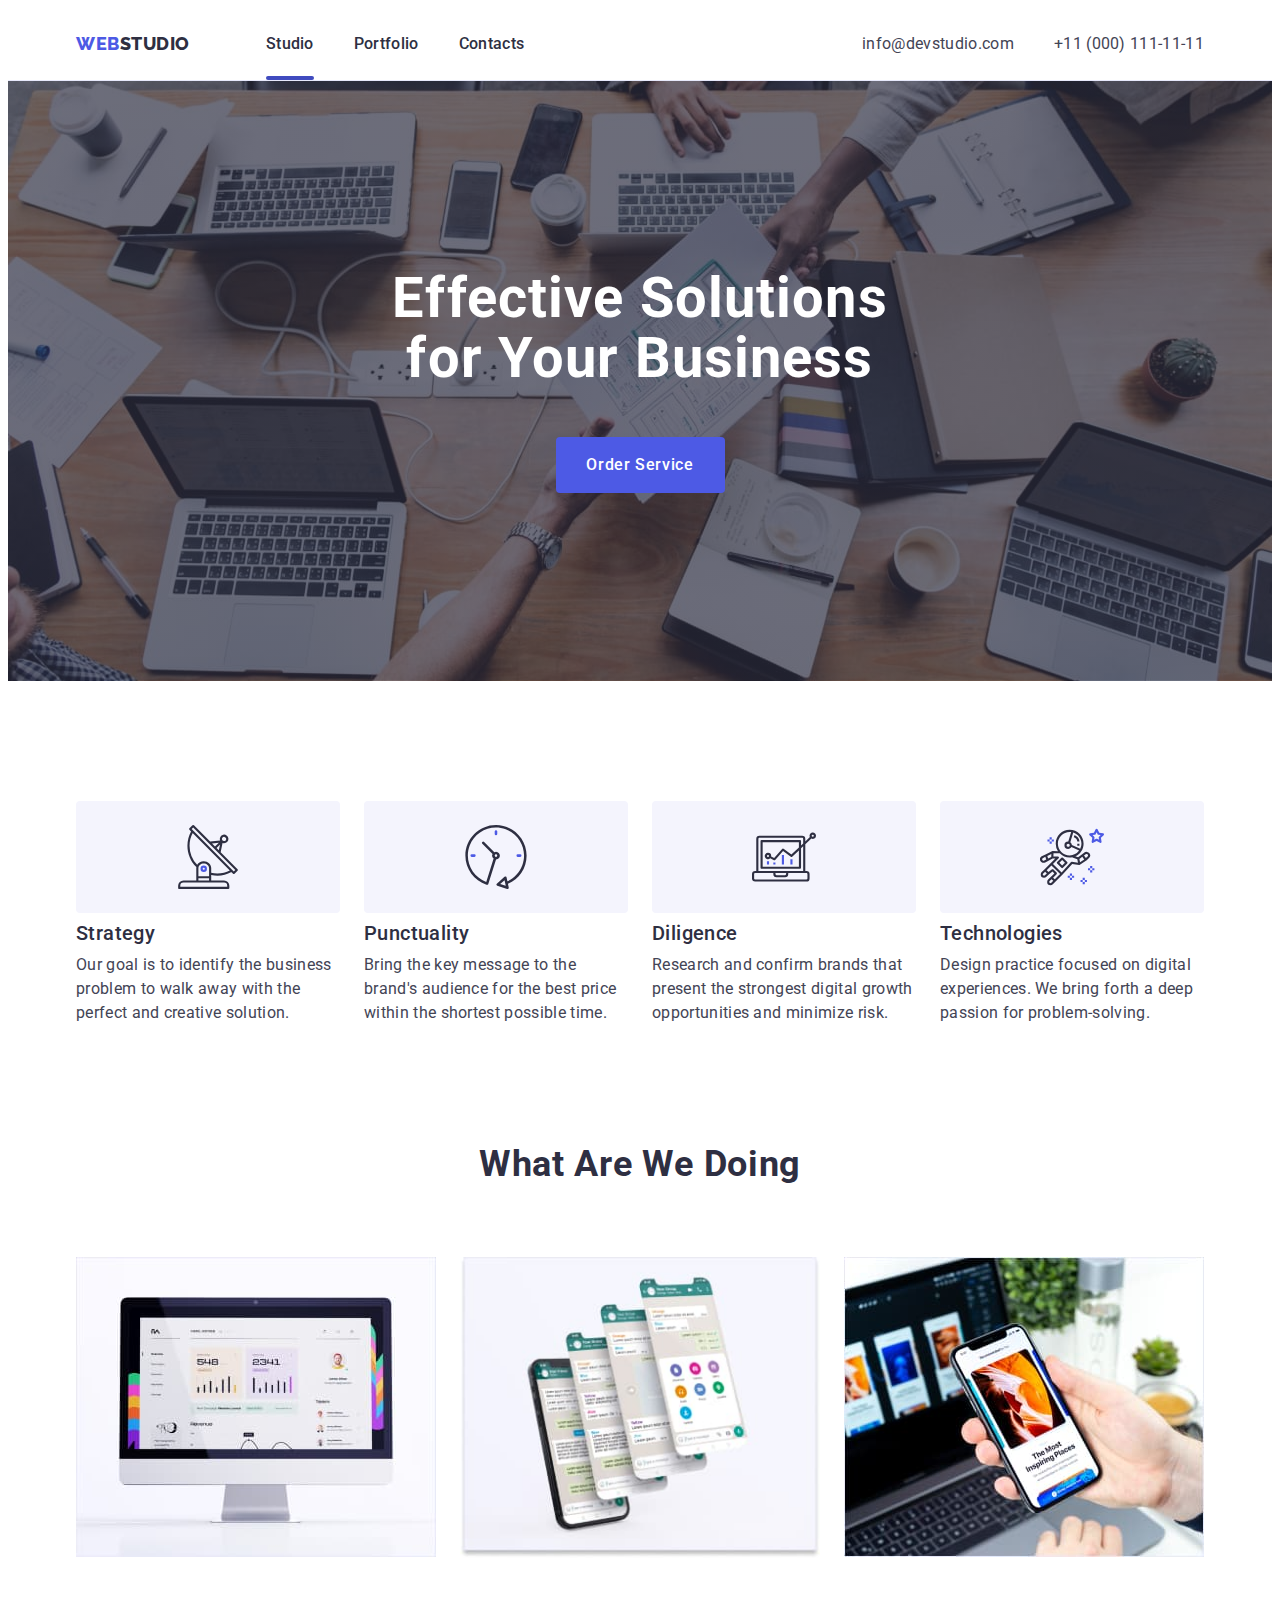
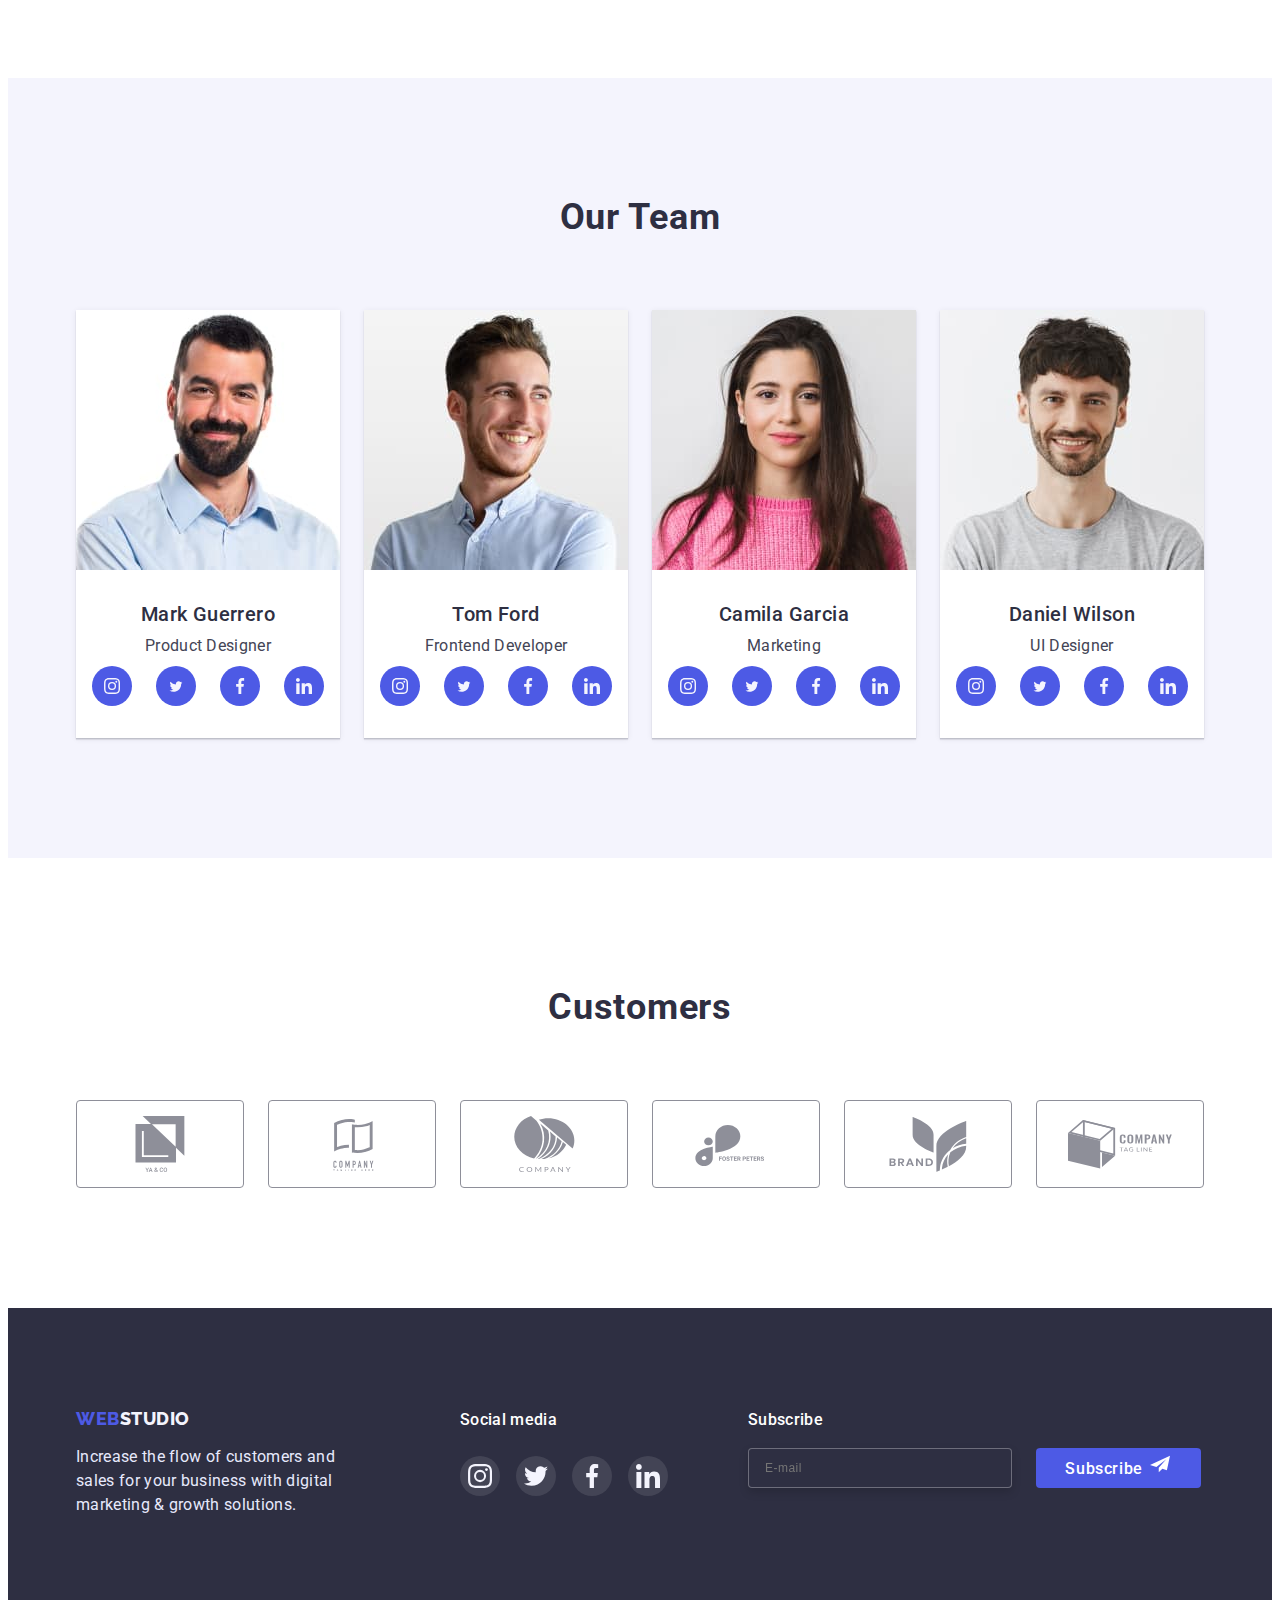
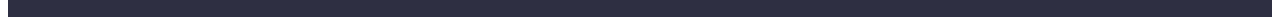
<file: index.html>
<!DOCTYPE html>
<html lang="en">
  <head>
    <meta charset="UTF-8" />
    <meta http-equiv="X-UA-Compatible" content="IE=edge" />
    <meta name="viewport" content="width=device-width, initial-scale=1.0" />
    <title>Studio</title>
    <link rel="preconnect" href="https://fonts.googleapis.com" />
    <link rel="preconnect" href="https://fonts.gstatic.com" crossorigin />
    <link
      href="https://fonts.googleapis.com/css2?family=Raleway:wght@800&family=Roboto:wght@400;500;700;900&display=swap"
      rel="stylesheet"
    />
    <link
      rel="stylesheet"
      href="https://cdnjs.cloudflare.com/ajax/libs/modern-normalize/1.1.0/modern-normalize.min.css"
      integrity="sha512-wpPYUAdjBVSE4KJnH1VR1HeZfpl1ub8YT/NKx4PuQ5NmX2tKuGu6U/JRp5y+Y8XG2tV+wKQpNHVUX03MfMFn9Q=="
      crossorigin="anonymous"
      referrerpolicy="no-referrer"
    />
    <link rel="stylesheet" href="./css/styles.css" />
  </head>
  <body>
    <header class="header">
      <div class="container main-nav">
        <!--Nav-->
        <nav class="header-nav">
          <a class="header-nav-logo link" href="./index.html">
            <span class="accent-web">Web</span
            ><span class="accent-studio">Studio</span>
          </a>
          <ul class="header-nav-list list">
            <li class="header-nav-item">
              <a class="current header-nav-link link" href="./index.html">
                Studio
              </a>
            </li>
            <li class="header-nav-item">
              <a class="header-nav-link link" href="./portfolio.html">
                Portfolio
              </a>
            </li>
            <li class="header-nav-item">
              <a class="header-nav-link link" href=""> Contacts </a>
            </li>
          </ul>
        </nav>
        <address class="header-address">
          <ul class="header-address-list list">
            <li class="header-address-item">
              <a
                class="header-address-mailto link"
                href="mailto:info@devstudio.com"
                >info@devstudio.com</a
              >
            </li>
            <li class="header-address-item">
              <a class="header-address-tel link" href="tel:+110001111111"
                >+11 (000) 111-11-11</a
              >
            </li>
          </ul>
        </address>
      </div>
    </header>

    <!--Main-->
    <main>
      <!--Section 1-->
      <section class="hero">
        <div class="container">
          <h1 class="hero-title">Effective Solutions for Your Business</h1>
          <button type="button" class="hero-button" data-modal-open>
            Order Service
          </button>
        </div>
      </section>
      <!--Section 2-->
      <section class="feature">
        <div class="container">
          <h2 class="visually-hidden">Data</h2>
          <ul class="feature-list list">
            <li class="feature-item">
              <div class="future-ctr">
                <svg class="future-icon" width="64" height="64">
                  <use href="./images/icons.svg#icon-icon11"></use>
                </svg>
              </div>
              <h3 class="feature-title">Strategy</h3>
              <p class="feature-text">
                Our goal is to identify the business problem to walk away with
                the perfect and creative solution.
              </p>
            </li>
            <li class="feature-item">
              <div class="future-ctr">
                <svg class="future-icon" width="64" height="64">
                  <use href="./images/icons.svg#icon-icon12"></use>
                </svg>
              </div>
              <h3 class="feature-title">Punctuality</h3>
              <p class="feature-text">
                Bring the key message to the brand's audience for the best price
                within the shortest possible time.
              </p>
            </li>
            <li class="feature-item">
              <div class="future-ctr">
                <svg class="future-icon" width="64" height="64">
                  <use href="./images/icons.svg#icon-icon13"></use>
                </svg>
              </div>
              <h3 class="feature-title">Diligence</h3>
              <p class="feature-text">
                Research and confirm brands that present the strongest digital
                growth opportunities and minimize risk.
              </p>
            </li>
            <li class="feature-item">
              <div class="future-ctr">
                <svg class="future-icon" width="64" height="64">
                  <use href="./images/icons.svg#icon-icon14"></use>
                </svg>
              </div>
              <h3 class="feature-title">Technologies</h3>
              <p class="feature-text">
                Design practice focused on digital experiences. We bring forth a
                deep passion for problem-solving.
              </p>
            </li>
          </ul>
        </div>
      </section>
      <!--Section 3-->
      <section class="doing">
        <div class="container">
          <h2 class="doing-title">What are we doing</h2>
          <ul class="doing-list list">
            <li class="doing-item">
              <img src="./images/img11.jpg" width="360" alt="monitor" />
            </li>
            <li class="doing-item">
              <img src="./images/img12.jpg" width="360" alt="phone" />
            </li>
            <li class="doing-item">
              <img src="./images/img13.jpg" width="360" alt="laptop" />
            </li>
          </ul>
        </div>
      </section>
      <!--Section 4-->
      <section class="team">
        <div class="container">
          <h2 class="team-title">Our Team</h2>
          <ul class="team-list list">
            <li class="team-item">
              <img src="./images/img21.jpg" width="264" alt="Guerrero" />
              <div class="team-ctr">
                <h3 class="team-subtitle">Mark Guerrero</h3>
                <p class="team-text">Product Designer</p>
                <ul class="team-soc-list list">
                  <li class="team-soc-item">
                    <a class="team-soc-link link" href="">
                      <svg class="team-soc-icon" width="16" height="16">
                        <use href="./images/icons.svg#icon-icon21"></use>
                      </svg>
                    </a>
                  </li>
                  <li class="team-soc-item">
                    <a class="team-soc-link link" href="">
                      <svg class="team-soc-icon" width="16" height="13">
                        <use href="./images/icons.svg#icon-icon22"></use>
                      </svg>
                    </a>
                  </li>
                  <li class="team-soc-item">
                    <a class="team-soc-link link" href="">
                      <svg class="team-soc-icon" width="16" height="16">
                        <use href="./images/icons.svg#icon-icon23"></use>
                      </svg>
                    </a>
                  </li>
                  <li class="team-soc-item">
                    <a class="team-soc-link link" href="">
                      <svg class="team-soc-icon" width="16" height="16">
                        <use href="./images/icons.svg#icon-icon24"></use>
                      </svg>
                    </a>
                  </li>
                </ul>
              </div>
            </li>
            <li class="team-item">
              <img src="./images/img22.jpg" width="264" alt="Ford" />
              <div class="team-ctr">
                <h3 class="team-subtitle">Tom Ford</h3>
                <p class="team-text">Frontend Developer</p>
                <ul class="team-soc-list list">
                  <li class="team-soc-item">
                    <a class="team-soc-link link" href="">
                      <svg class="team-soc-icon" width="16" height="16">
                        <use href="./images/icons.svg#icon-icon21"></use>
                      </svg>
                    </a>
                  </li>
                  <li class="team-soc-item">
                    <a class="team-soc-link link" href="">
                      <svg class="team-soc-icon" width="16" height="13">
                        <use href="./images/icons.svg#icon-icon22"></use>
                      </svg>
                    </a>
                  </li>
                  <li class="team-soc-item">
                    <a class="team-soc-link link" href="">
                      <svg class="team-soc-icon" width="16" height="16">
                        <use href="./images/icons.svg#icon-icon23"></use>
                      </svg>
                    </a>
                  </li>
                  <li class="team-soc-item">
                    <a class="team-soc-link link" href="">
                      <svg class="team-soc-icon" width="16" height="16">
                        <use href="./images/icons.svg#icon-icon24"></use>
                      </svg>
                    </a>
                  </li>
                </ul>
              </div>
            </li>
            <li class="team-item">
              <img src="./images/img23.jpg" width="264" alt="Garcia" />
              <div class="team-ctr">
                <h3 class="team-subtitle">Camila Garcia</h3>
                <p class="team-text">Marketing</p>
                <ul class="team-soc-list list">
                  <li class="team-soc-item">
                    <a class="team-soc-link link" href="">
                      <svg class="team-soc-icon" width="16" height="16">
                        <use href="./images/icons.svg#icon-icon21"></use>
                      </svg>
                    </a>
                  </li>
                  <li class="team-soc-item">
                    <a class="team-soc-link link" href="">
                      <svg class="team-soc-icon" width="16" height="13">
                        <use href="./images/icons.svg#icon-icon22"></use>
                      </svg>
                    </a>
                  </li>
                  <li class="team-soc-item">
                    <a class="team-soc-link link" href="">
                      <svg class="team-soc-icon" width="16" height="16">
                        <use href="./images/icons.svg#icon-icon23"></use>
                      </svg>
                    </a>
                  </li>
                  <li class="team-soc-item">
                    <a class="team-soc-link link" href="">
                      <svg class="team-soc-icon" width="16" height="16">
                        <use href="./images/icons.svg#icon-icon24"></use>
                      </svg>
                    </a>
                  </li>
                </ul>
              </div>
            </li>
            <li class="team-item">
              <img src="./images/img24.jpg" width="264" alt="Wilson" />
              <div class="team-ctr">
                <h3 class="team-subtitle">Daniel Wilson</h3>
                <p class="team-text">UI Designer</p>
                <ul class="team-soc-list list">
                  <li class="team-soc-item">
                    <a class="team-soc-link link" href="">
                      <svg class="team-soc-icon" width="16" height="16">
                        <use href="./images/icons.svg#icon-icon21"></use>
                      </svg>
                    </a>
                  </li>
                  <li class="team-soc-item">
                    <a class="team-soc-link link" href="">
                      <svg class="team-soc-icon" width="16" height="13">
                        <use href="./images/icons.svg#icon-icon22"></use>
                      </svg>
                    </a>
                  </li>
                  <li class="team-soc-item">
                    <a class="team-soc-link link" href="">
                      <svg class="team-soc-icon" width="16" height="16">
                        <use href="./images/icons.svg#icon-icon23"></use>
                      </svg>
                    </a>
                  </li>
                  <li class="team-soc-item">
                    <a class="team-soc-link link" href="">
                      <svg class="team-soc-icon" width="16" height="16">
                        <use href="./images/icons.svg#icon-icon24"></use>
                      </svg>
                    </a>
                  </li>
                </ul>
              </div>
            </li>
          </ul>
        </div>
      </section>
      <!--Section 6-->
      <section class="customers">
        <div class="container">
          <h2 class="customers-title">Customers</h2>
          <ul class="customers-list list">
            <li class="customers-item">
              <a class="customers-link link" href="">
                <svg class="customers-icon" width="104" height="56">
                  <use href="./images/icons.svg#icon-icon31"></use>
                </svg>
              </a>
            </li>
            <li class="customers-item">
              <a class="customers-link link" href="">
                <svg class="customers-icon" width="104" height="56">
                  <use href="./images/icons.svg#icon-icon32"></use>
                </svg>
              </a>
            </li>
            <li class="customers-item">
              <a class="customers-link link" href="">
                <svg class="customers-icon" width="104" height="56">
                  <use href="./images/icons.svg#icon-icon33"></use>
                </svg>
              </a>
            </li>
            <li class="customers-item">
              <a class="customers-link link" href="">
                <svg class="customers-icon" width="104" height="56">
                  <use href="./images/icons.svg#icon-icon34"></use>
                </svg>
              </a>
            </li>
            <li class="customers-item">
              <a class="customers-link link" href="">
                <svg class="customers-icon" width="104" height="56">
                  <use href="./images/icons.svg#icon-icon35"></use>
                </svg>
              </a>
            </li>
            <li class="customers-item">
              <a class="customers-link link" href="">
                <svg class="customers-icon" width="104" height="56">
                  <use href="./images/icons.svg#icon-icon36"></use>
                </svg>
              </a>
            </li>
          </ul>
        </div>
      </section>
    </main>

    <!--Footer-->
    <footer class="ftr">
      <div class="container ftr-content">
        <div class="ftr-ctr">
          <a class="ftr-logo link" href="./index.html">
            <span class="ftr-accent-web">Web</span
            ><span class="ftr-accent-studio">Studio</span>
          </a>
          <p class="ftr-text">
            Increase the flow of customers and sales for your business with
            digital marketing & growth solutions.
          </p>
        </div>
        <div class="ftr-soc">
          <h3 class="ftr-soc-title">Social media</h3>
          <ul class="ftr-soc-list list">
            <li class="ftr-soc-item">
              <a class="ftr-soc-link link" href="">
                <svg class="ftr-soc-icon" width="24" height="24">
                  <use href="./images/icons.svg#icon-icon21"></use>
                </svg>
              </a>
            </li>
            <li class="ftr-soc-item">
              <a class="ftr-soc-link link" href="">
                <svg class="ftr-soc-icon" width="24" height="24">
                  <use href="./images/icons.svg#icon-icon22"></use>
                </svg>
              </a>
            </li>
            <li class="ftr-soc-item">
              <a class="ftr-soc-link link" href="">
                <svg class="ftr-soc-icon" width="24" height="24">
                  <use href="./images/icons.svg#icon-icon23"></use>
                </svg>
              </a>
            </li>
            <li class="ftr-soc-item">
              <a class="ftr-soc-link link" href="">
                <svg class="ftr-soc-icon" width="24" height="24">
                  <use href="./images/icons.svg#icon-icon24"></use>
                </svg>
              </a>
            </li>
          </ul>
        </div>
        <div class="ftr-subscribe">
          <p class="ftr-subscribe-text">Subscribe</p>
          <form>
            <label for="">
              <div class="ftr-subscribe-email">
                <input
                  type="email"
                  class="subscribe-input"
                  name="user-emeil"
                  placeholder="E-mail"
                  required
                />
                <div class="ftr-subscribe-button">
                  <button class="ftr-button" type="submit">
                    Subscribe
                    <svg class="ftr-subscribe-button" width="24" height="20">
                      <use href="./images/icons.svg#icon-icon51"></use>
                    </svg>
                  </button>
                </div>
              </div>
            </label>
          </form>
        </div>
      </div>
    </footer>

    <!--Backdrop-->
    <div class="backdrop is-hidden" data-modal>
      <div class="modal">
        <button class="modal-close" data-modal-close type="button">
          <svg class="modal-close-icon" width="8" height="8">
            <use href="./images/icons.svg#icon-icon41"></use>
          </svg>
        </button>
        <p class="modal-title">Leave your contacts and we will call you back</p>
        <form class="modal-form">
          <label for="">
            <span class="input-text"> Name </span>
            <span class="input-wrap">
              <input
                type="text"
                class="modal-input"
                name="user-name"
                placeholder=" "
                required
              />
              <svg class="modal-icon" width="18" height="18">
                <use href="./images/icons.svg#icon-icon42"></use>
              </svg>
            </span>
          </label>
          <label for="">
            <span class="input-text"> Phone </span>
            <span class="input-wrap">
              <input
                type="tel"
                class="modal-input"
                name="user-tel"
                placeholder=" "
                required
              />
              <svg class="modal-icon" width="18" height="24">
                <use href="./images/icons.svg#icon-icon43"></use>
              </svg>
            </span>
          </label>
          <label for="">
            <span class="input-text"> Email </span>
            <span class="input-wrap">
              <input
                type="email"
                class="modal-input"
                name="user-emeil"
                placeholder=" "
                required
              />
              <svg class="modal-icon" width="18" height="24">
                <use href="./images/icons.svg#icon-icon44"></use>
              </svg>
            </span>
          </label>
          <div class="modal-field">
            <label for="user-text"></label>
            <span class="input-text">Comment</span>
            <textarea
              class="modal-message"
              name="user-text"
              id="user-text"
              placeholder="Text input"
              required
            ></textarea>
          </div>
          <div class="modal-field">
            <input
              class="input-chek visually-hidden"
              id="policy"
              type="checkbox"
              value="true"
              required
            />
            <label for="policy" class="check-text">
              <span>
                <svg class="check-icon" width="10" height="8">
                  <use href="./images/icons.svg#icon-icon45"></use>
                </svg>
              </span>
              I accept the terms and conditions of the
              <a class="check-link" href="#">Privacy Policy</a>
            </label>
          </div>
          <button class="modal-button" type="submit">Send</button>
        </form>
      </div>
    </div>
    <script src="./js/modal.js"></script>
  </body>
</html>
</file>
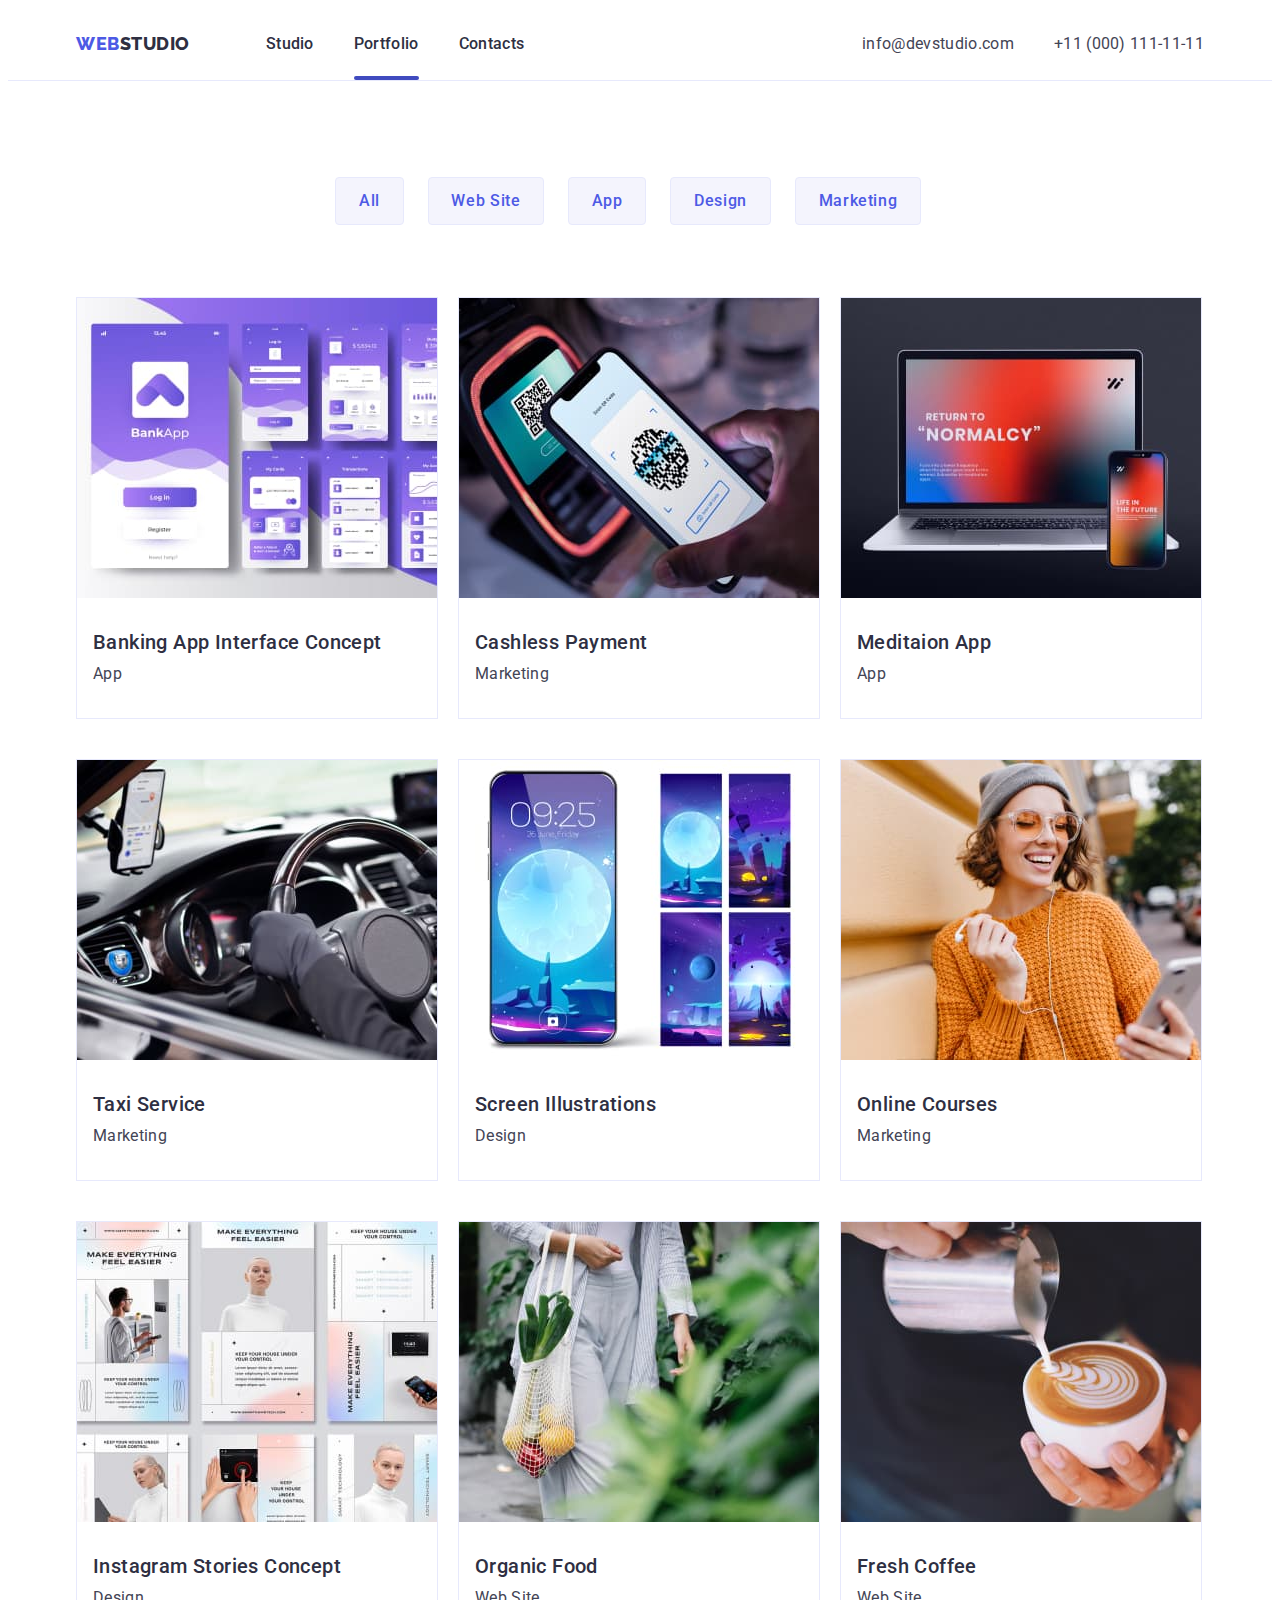
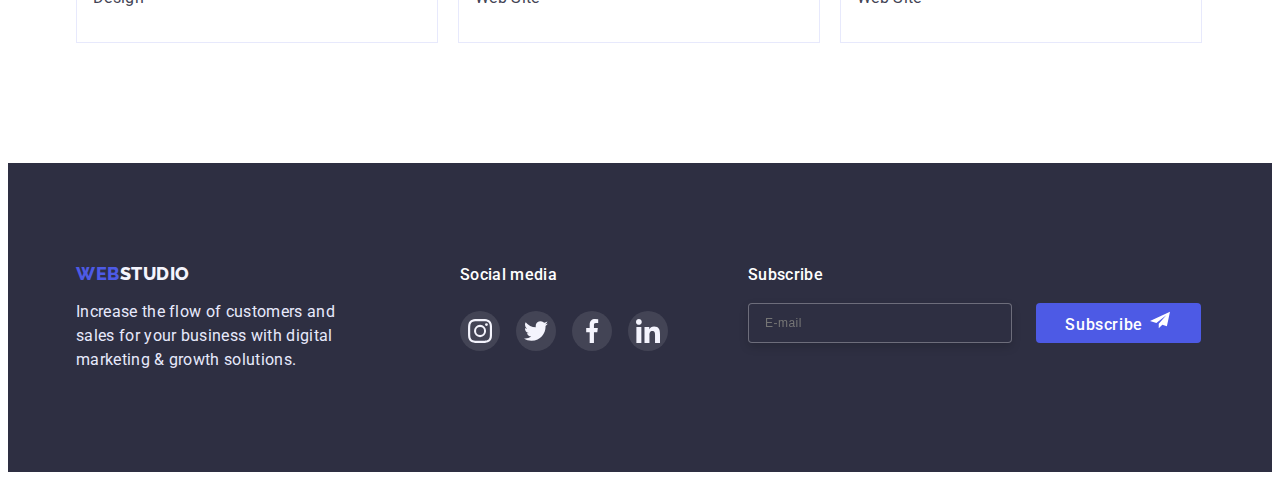
<file: portfolio.html>
<!DOCTYPE html>
<html lang="en">
  <head>
    <meta charset="UTF-8" />
    <meta http-equiv="X-UA-Compatible" content="IE=edge" />
    <meta name="viewport" content="width=device-width, initial-scale=1.0" />
    <title>Portfolio</title>
    <link rel="preconnect" href="https://fonts.googleapis.com" />
    <link rel="preconnect" href="https://fonts.gstatic.com" crossorigin />
    <link
      href="https://fonts.googleapis.com/css2?family=Raleway:wght@800&family=Roboto:wght@400;500;700;900&display=swap"
      rel="stylesheet"
    />
    <link
      rel="stylesheet"
      href="https://cdnjs.cloudflare.com/ajax/libs/modern-normalize/1.1.0/modern-normalize.min.css"
      integrity="sha512-wpPYUAdjBVSE4KJnH1VR1HeZfpl1ub8YT/NKx4PuQ5NmX2tKuGu6U/JRp5y+Y8XG2tV+wKQpNHVUX03MfMFn9Q=="
      crossorigin="anonymous"
      referrerpolicy="no-referrer"
    />
    <link rel="stylesheet" href="./css/styles.css" />
  </head>
  <body>
    <header class="header">
      <div class="container main-nav">
        <!--Nav-->
        <nav class="header-nav">
          <a class="header-nav-logo link" href="./index.html">
            <span class="accent-web">Web</span
            ><span class="accent-studio">Studio</span>
          </a>
          <ul class="header-nav-list list">
            <li class="header-nav-item">
              <a class="header-nav-link link" href="./index.html"> Studio </a>
            </li>
            <li class="header-nav-item">
              <a class="current header-nav-link link" href="./portfolio.html">
                Portfolio
              </a>
            </li>
            <li class="header-nav-item">
              <a class="header-nav-link link" href=""> Contacts </a>
            </li>
          </ul>
        </nav>
        <address class="header-address">
          <ul class="header-address-list list">
            <li class="header-address-item">
              <a
                class="header-address-mailto link"
                href="mailto:info@devstudio.com"
                >info@devstudio.com</a
              >
            </li>
            <li class="header-address-item">
              <a class="header-address-tel link" href="tel:+110001111111"
                >+11 (000) 111-11-11</a
              >
            </li>
          </ul>
        </address>
      </div>
    </header>
    <!--Main-->
    <main>
      <!--Section 5-->
      <section class="components">
        <div class="container">
          <h1 class="visually-hidden">cards</h1>
          <ul class="components-btn-list list">
            <li class="components-btn-item">
              <button type="button" class="components-btn-button all-btn">
                All
              </button>
            </li>
            <li class="components-btn-item">
              <button type="button" class="components-btn-button website-btn">
                Web Site
              </button>
            </li>
            <li class="components-btn-item">
              <button type="button" class="components-btn-button app-btn">
                App
              </button>
            </li>
            <li class="components-btn-item">
              <button type="button" class="components-btn-button design-btn">
                Design
              </button>
            </li>
            <li class="components-btn-item">
              <button type="button" class="components-btn-button marketing-btn">
                Marketing
              </button>
            </li>
          </ul>
          <ul class="components-cards-list list">
            <li class="components-cards-item">
              <div class="components-cover-wrap">
                <img
                  src="./images/img31.jpg"
                  width="360"
                  alt="gallery picture"
                />
                <p class="components-cover-text">
                  14 Stylish and User-Friendly App Design Concepts · Task
                  Manager App · Calorie Tracker App · Exotic Fruit Ecommerce App
                  · Cloud Storage App
                </p>
              </div>
              <div class="components-cards-ctr">
                <h2 class="components-cards-title">
                  Banking App Interface Concept
                </h2>
                <p class="components-cards-text">App</p>
              </div>
            </li>
            <li class="components-cards-item">
              <div class="components-cover-wrap">
                <img
                  src="./images/img32.jpg"
                  width="360"
                  alt="gallery picture"
                />
                <p class="components-cover-text">
                  14 Stylish and User-Friendly App Design Concepts · Task
                  Manager App · Calorie Tracker App · Exotic Fruit Ecommerce App
                  · Cloud Storage App
                </p>
              </div>
              <div class="components-cards-ctr">
                <h2 class="components-cards-title">Cashless Payment</h2>
                <p class="components-cards-text">Marketing</p>
              </div>
            </li>
            <li class="components-cards-item">
              <div class="components-cover-wrap">
                <img
                  src="./images/img33.jpg"
                  width="360"
                  alt="gallery picture"
                />
                <p class="components-cover-text">
                  14 Stylish and User-Friendly App Design Concepts · Task
                  Manager App · Calorie Tracker App · Exotic Fruit Ecommerce App
                  · Cloud Storage App
                </p>
              </div>
              <div class="components-cards-ctr">
                <h2 class="components-cards-title">Meditaion App</h2>
                <p class="components-cards-text">App</p>
              </div>
            </li>
            <li class="components-cards-item">
              <div class="components-cover-wrap">
                <img
                  src="./images/img34.jpg"
                  width="360"
                  alt="gallery picture"
                />
                <p class="components-cover-text">
                  14 Stylish and User-Friendly App Design Concepts · Task
                  Manager App · Calorie Tracker App · Exotic Fruit Ecommerce App
                  · Cloud Storage App
                </p>
              </div>
              <div class="components-cards-ctr">
                <h2 class="components-cards-title">Taxi Service</h2>
                <p class="components-cards-text">Marketing</p>
              </div>
            </li>
            <li class="components-cards-item">
              <div class="components-cover-wrap">
                <img
                  src="./images/img35.jpg"
                  width="360"
                  alt="gallery picture"
                />
                <p class="components-cover-text">
                  14 Stylish and User-Friendly App Design Concepts · Task
                  Manager App · Calorie Tracker App · Exotic Fruit Ecommerce App
                  · Cloud Storage App
                </p>
              </div>
              <div class="components-cards-ctr">
                <h2 class="components-cards-title">Screen Illustrations</h2>
                <p class="components-cards-text">Design</p>
              </div>
            </li>
            <li class="components-cards-item">
              <div class="components-cover-wrap">
                <img
                  src="./images/img36.jpg"
                  width="360"
                  alt="gallery picture"
                />
                <p class="components-cover-text">
                  14 Stylish and User-Friendly App Design Concepts · Task
                  Manager App · Calorie Tracker App · Exotic Fruit Ecommerce App
                  · Cloud Storage App
                </p>
              </div>
              <div class="components-cards-ctr">
                <h2 class="components-cards-title">Online Courses</h2>
                <p class="components-cards-text">Marketing</p>
              </div>
            </li>
            <li class="components-cards-item">
              <div class="components-cover-wrap">
                <img
                  src="./images/img37.jpg"
                  width="360"
                  alt="gallery picture"
                />
                <p class="components-cover-text">
                  14 Stylish and User-Friendly App Design Concepts · Task
                  Manager App · Calorie Tracker App · Exotic Fruit Ecommerce App
                  · Cloud Storage App
                </p>
              </div>
              <div class="components-cards-ctr">
                <h2 class="components-cards-title">
                  Instagram Stories Concept
                </h2>
                <p class="components-cards-text">Design</p>
              </div>
            </li>
            <li class="components-cards-item">
              <div class="components-cover-wrap">
                <img
                  src="./images/img38.jpg"
                  width="360"
                  alt="gallery picture"
                />
                <p class="components-cover-text">
                  14 Stylish and User-Friendly App Design Concepts · Task
                  Manager App · Calorie Tracker App · Exotic Fruit Ecommerce App
                  · Cloud Storage App
                </p>
              </div>
              <div class="components-cards-ctr">
                <h2 class="components-cards-title">Organic Food</h2>
                <p class="components-cards-text">Web Site</p>
              </div>
            </li>
            <li class="components-cards-item">
              <div class="components-cover-wrap">
                <img
                  src="./images/img39.jpg"
                  width="360"
                  alt="gallery picture"
                />
                <p class="components-cover-text">
                  14 Stylish and User-Friendly App Design Concepts · Task
                  Manager App · Calorie Tracker App · Exotic Fruit Ecommerce App
                  · Cloud Storage App
                </p>
              </div>
              <div class="components-cards-ctr">
                <h2 class="components-cards-title">Fresh Coffee</h2>
                <p class="components-cards-text">Web Site</p>
              </div>
            </li>
          </ul>
        </div>
      </section>
    </main>
    <!--Footer-->

    <footer class="ftr">
      <div class="container ftr-content">
        <div class="ftr-ctr">
          <a class="ftr-logo link" href="./index.html">
            <span class="ftr-accent-web">Web</span
            ><span class="ftr-accent-studio">Studio</span>
          </a>
          <p class="ftr-text">
            Increase the flow of customers and sales for your business with
            digital marketing & growth solutions.
          </p>
        </div>
        <div class="ftr-soc">
          <h3 class="ftr-soc-title">Social media</h3>
          <ul class="ftr-soc-list list">
            <li class="ftr-soc-item">
              <a class="ftr-soc-link link" href="">
                <svg class="ftr-soc-icon" width="24" height="24">
                  <use href="./images/icons.svg#icon-icon21"></use>
                </svg>
              </a>
            </li>
            <li class="ftr-soc-item">
              <a class="ftr-soc-link link" href="">
                <svg class="ftr-soc-icon" width="24" height="24">
                  <use href="./images/icons.svg#icon-icon22"></use>
                </svg>
              </a>
            </li>
            <li class="ftr-soc-item">
              <a class="ftr-soc-link link" href="">
                <svg class="ftr-soc-icon" width="24" height="24">
                  <use href="./images/icons.svg#icon-icon23"></use>
                </svg>
              </a>
            </li>
            <li class="ftr-soc-item">
              <a class="ftr-soc-link link" href="">
                <svg class="ftr-soc-icon" width="24" height="24">
                  <use href="./images/icons.svg#icon-icon24"></use>
                </svg>
              </a>
            </li>
          </ul>
        </div>
        <div class="ftr-subscribe">
          <p class="ftr-subscribe-text">Subscribe</p>
          <form>
            <label for="">
              <div class="ftr-subscribe-email">
                <input
                  type="email"
                  class="subscribe-input"
                  name="user-emeil"
                  placeholder="E-mail"
                  required
                />
                <div class="ftr-subscribe-button">
                  <button class="ftr-button" type="submit">
                    Subscribe
                    <svg class="ftr-subscribe-button" width="24" height="20">
                      <use href="./images/icons.svg#icon-icon51"></use>
                    </svg>
                  </button>
                </div>
              </div>
            </label>
          </form>
        </div>
      </div>
    </footer>
  </body>
</html>
</file>
<file: css/styles.css>
html {
  box-sizing: border-box;
}
*,
*::before,
*::after {
  box-sizing: inherit;
}

:root {
  --first-collor: #e5e5e5;
  --second-color: #e7e9fc;
}

.container {
  width: 1158px;
  padding-left: 15px;
  padding-right: 15px;
  margin: 0 auto;
}

p,
h1,
h2,
h3,
h4,
h5,
h6 {
  margin: 0;
}

ul {
  margin: 0;
  padding-left: 0;
}

img {
  display: block;
}

body {
  font-family: "Roboto", sans-serif;
  color: #ffffff;
}

.list {
  list-style: none;
}

.link {
  text-decoration: none;
}

.visually-hidden {
  position: absolute;
  white-space: nowrap;
  width: 1px;
  height: 1px;
  overflow: hidden;
  border: 0;
  padding: 0;
  clip: rect(0 0 0 0);
  clip-path: inset(50%);
  margin: -1px;
}

/* Header */
.header {
  border-bottom: 1px solid #e7e9fc;
  padding-top: 24px;
  padding-bottom: 24px;
}
.main-nav {
  display: flex;
  align-items: center;
}

.header-nav {
  display: flex;
  margin-right: auto;
}

.header-nav-logo {
  font-family: "Raleway";
  font-weight: 800;
  font-size: 18px;
  line-height: 1.33;
  align-items: center;
  letter-spacing: 0.03em;
  text-transform: uppercase;
}

.accent-web {
  color: #4d5ae5;
}

.accent-studio {
  color: #2e2f42;
}

.header-nav-list {
  display: flex;
  margin-left: 76px;
}

.header-nav-list .header-nav-item + .header-nav-item {
  margin-left: 40px;
}

.header-nav-item {
}
.header-nav-link {
  font-weight: 500;
  font-size: 16px;
  line-height: 1.5;
  letter-spacing: 0.02em;
  color: #2e2f42;
  transition: color 250ms cubic-bezier(0.4, 0, 0.2, 1);
}

.header-nav-link:hover {
  color: #404bbf;
}

.header-nav-link:focus {
  color: #404bbf;
}

.current {
  position: relative;
  display: block;
}

.current::after {
  content: "";
  display: block;
  width: 100%;
  height: 4px;
  background-color: #404bbf;
  position: absolute;
  left: 0;
  bottom: 0;
  border-radius: 2px;
  display: none;
  z-index: 1;
  margin-bottom: -24px;
}

.current:not(:active)::after {
  display: block;
}

.header-address {
}
.header-address-list {
  display: flex;
}

.header-address-list .header-address-item + .header-address-item {
  margin-left: 40px;
}

.header-address-item {
}

.header-address-mailto {
  font-style: normal;
  font-size: 16px;
  line-height: 1.5;
  letter-spacing: 0.02em;
  color: #434455;
  transition: color 250ms cubic-bezier(0.4, 0, 0.2, 1);
}

.header-address-mailto:hover {
  color: #404bbf;
}

.header-address-mailto:focus {
  color: #404bbf;
}

.header-address-tel {
  font-style: normal;
  font-size: 16px;
  line-height: 1.5;
  letter-spacing: 0.02em;
  color: #434455;
  transition: color 250ms cubic-bezier(0.4, 0, 0.2, 1);
}

.header-address-tel:hover {
  color: #404bbf;
}

.header-address-tel:focus {
  color: #404bbf;
}

/* Footer */
.ftr {
  padding-top: 100px;
  padding-bottom: 100px;
  background-color: #2e2f42;
}

.ftr-content {
  display: flex;
}

.ftr-ctr {
}

.ftr-logo {
  display: block;
  margin-bottom: 16px;
  font-family: "Raleway";
  font-weight: 800;
  font-size: 18px;
  line-height: 1.17;
  align-items: center;
  letter-spacing: 0.03em;
  text-transform: uppercase;
}

.ftr-accent-web {
  color: #4d5ae5;
}

.ftr-accent-studio {
  color: #f4f4fd;
}

.ftr-text {
  width: 264px;
  font-size: 16px;
  line-height: 1.5;
  letter-spacing: 0.02em;
  color: var(--second-color);
}

.ftr-soc {
  margin-left: 120px;
}

.ftr-soc-title {
  font-weight: 500;
  font-size: 16px;
  line-height: 1.5;
  letter-spacing: 0.02em;
  color: #ffffff;
  margin-bottom: 24px;
}

.ftr-soc-list {
  display: flex;
  justify-content: center;
  margin: 0px -8px;
}

.ftr-soc-item {
  width: 40px;
  height: 40px;
  margin: 0px 8px;
}

.ftr-soc-link {
  width: 100%;
  height: 100%;
  border-radius: 50%;
  background-color: rgba(255, 255, 255, 0.1);
  display: flex;
  justify-content: center;
  align-items: center;
  transition: background-color 250ms cubic-bezier(0.4, 0, 0.2, 1);
}

.ftr-soc-icon {
  fill: #f4f4fd;
}

.ftr-soc-link:is(:hover, :focus) {
  background-color: #31d0aa;
}

.ftr-subscribe {
  margin-left: 80px;
}

.ftr-subscribe-text {
  font-weight: 500;
  font-size: 16px;
  line-height: 1.5;
  letter-spacing: 0.02em;
  color: #ffffff;
  margin-bottom: 16px;
}

.ftr-subscribe-email {
  display: flex;
}

.subscribe-input {
  width: 264px;
  height: 40px;
  padding-left: 16px;
  border: 1px solid rgba(255, 255, 255, 0.3);
  filter: drop-shadow(0px 4px 4px rgba(0, 0, 0, 0.15));
  border-radius: 4px;
  font-size: 12px;
  line-height: 2;
  align-items: center;
  letter-spacing: 0.04em;
  color: rgba(255, 255, 255, 0.6);
  background-color: #2e2f42;
}

.ftr-subscribe-button {
}

.ftr-button {
  width: 165px;
  height: 40px;
  background-color: #4d5ae5;
  border-radius: 4px;
  font-family: "Roboto";
  font-weight: 500;
  font-size: 16px;
  line-height: 1.5;
  letter-spacing: 0.04em;
  color: #ffffff;
  cursor: pointer;
  border-style: none;
  margin-left: 24px;
}

.ftr-subscribe-button {
  top: 10px;
}

/* Studio */

/* Section 1 */
.hero {
  background-image: linear-gradient(
      rgba(46, 47, 66, 0.7),
      rgba(46, 47, 66, 0.7)
    ),
    url(../images/hero.jpg);
  background-repeat: no-repeat;
  background-position: center;
  background-size: 1440px 600px;
  padding-top: 188px;
  padding-bottom: 188px;
  text-align: center;
}
/* 

background-color: #2e2f42; */

.hero-title {
  width: 500px;

  font-size: 56px;
  line-height: 1.07;
  margin: 0 auto;
  letter-spacing: 0.02em;
  color: #ffffff;
  margin-bottom: 48px;
}

.hero-button {
  width: 169px;
  height: 56px;
  border-radius: 4px;
  border-style: none;
  margin: 0 auto;
  font-family: "Roboto";
  font-weight: 500;
  font-size: 16px;
  line-height: 1.5;
  align-items: center;
  letter-spacing: 0.04em;
  color: #ffffff;
  background-color: #4d5ae5;
  cursor: pointer;
  transition: color 250ms cubic-bezier(0.4, 0, 0.2, 1);
}
/* border: 1px solid #4D5AE5;*/

.hero-button:hover {
  color: #ffffff;
}

.hero-button:focus {
  color: #ffffff;
}

/* Section 2  */
.feature {
  padding-top: 120px;
  padding-bottom: 60px;
}

.feature-list {
  display: flex;
  margin: 0px -12px;
}
.feature-item {
  width: 264px;
  margin: 0px 12px;
}

.future-ctr {
  height: 112px;
  background-color: #f4f4fd;
  border-radius: 4px;
  display: flex;
  justify-content: center;
  align-items: center;
}

.future-icon {
}

.feature-title {
  margin-top: 8px;
  margin-bottom: 8px;
  font-weight: 500;
  font-size: 20px;
  line-height: 1.2;
  letter-spacing: 0.02em;
  color: #2e2f42;
}

.feature-text {
  font-size: 16px;
  line-height: 1.5;
  letter-spacing: 0.02em;
  color: #434455;
}

/* Section 3 */
.doing {
  padding-top: 60px;
  padding-bottom: 120px;
}

.doing-title {
  margin-bottom: 72px;
  font-size: 36px;
  line-height: 1.11;
  text-align: center;
  letter-spacing: 0.02em;
  text-transform: capitalize;
  color: #2e2f42;
}
.doing-list {
  display: flex;
  margin: 0px -12px;
}

.doing-item {
  margin: 0px 12px;
}

/* Section 4 */

.team {
  padding-top: 120px;
  padding-bottom: 120px;
  background-color: #f4f4fd;
}
.team-title {
  margin-bottom: 72px;
  font-size: 36px;
  line-height: 1.11;
  text-align: center;
  letter-spacing: 0.02em;
  text-transform: capitalize;
  color: #2e2f42;
}

.team-list {
  display: flex;
  margin: 0px -12px;
}

.team-item {
  background-color: #ffffff;
  margin: 0px 12px;
  box-shadow: 0px 1px 6px rgba(46, 47, 66, 0.08),
    0px 1px 1px rgba(46, 47, 66, 0.16), 0px 2px 1px rgba(46, 47, 66, 0.08);
}

.team-ctr {
  padding-top: 32px;
  padding-bottom: 32px;
}

.team-subtitle {
  margin-bottom: 8px;
  font-weight: 500;
  font-size: 20px;
  line-height: 1.2;
  text-align: center;
  letter-spacing: 0.02em;
  color: #2e2f42;
}

.team-text {
  font-size: 16px;
  line-height: 1.5;
  text-align: center;
  letter-spacing: 0.02em;
  color: #434455;
  margin-bottom: 8px;
}

.team-soc-list {
  display: flex;
  justify-content: center;
  margin: 0px -12px;
}

.team-soc-item {
  width: 40px;
  height: 40px;
  margin: 0px 12px;
}

.team-soc-link {
  width: 100%;
  height: 100%;
  border-radius: 50%;
  background-color: #4d5ae5;
  display: flex;
  justify-content: center;
  align-items: center;
  transition: background-color 250ms cubic-bezier(0.4, 0, 0.2, 1);
}

.team-soc-icon {
  fill: #f4f4fd;
}

.team-soc-link:is(:hover, :focus) {
  background-color: #404bbf;
}

/* Section 6 */

.customers {
  padding-top: 130px;
  padding-bottom: 120px;
}

.customers-title {
  font-size: 36px;
  line-height: 1.11;
  text-align: center;
  letter-spacing: 0.02em;
  text-transform: capitalize;
  color: #2e2f42;
  margin-bottom: 72px;
}
.customers-list {
  display: flex;
  margin: 0px -12px;
}

.customers-item {
  width: 168px;
  height: 88px;
  margin: 0px 12px;
}
.customers-link {
  width: 100%;
  height: 100%;
  border: 1px solid #8e8f99;
  border-radius: 4px;
  display: flex;
  align-items: center;
  justify-content: center;
  transition: border-color 250ms cubic-bezier(0.4, 0, 0.2, 1),
    fill 250ms cubic-bezier(0.4, 0, 0.2, 1);
}

.customers-icon {
  fill: #8e8f99;
}

.customers-link:is(:hover, :focus) {
  border-color: #404bbf;
}

.customers-link:is(:hover, :focus) .customers-icon {
  fill: #404bbf;
}

/* Portfolio */

/* Section 5 */

.components {
  padding-top: 96px;
  padding-bottom: 120px;
}
/* background-color: var(--first-collor);*/

.components-btn-list {
  display: flex;
  justify-content: center;
  margin-bottom: 72px;
}

.components-btn-item {
  margin-right: 24px;
}

/* padding-left: 24px;
  padding-right: 24px; */

.components-btn-button {
  border: 1px solid #e7e9fc;
  border-radius: 4px;
  height: 48px;

  font-family: "Roboto";
  font-weight: 500;
  font-size: 16px;
  line-height: 1.5;
  align-items: center;
  text-align: center;
  letter-spacing: 0.04em;
  color: #4d5ae5;
  cursor: pointer;
  background-color: #f4f4fd;
  transition: color 250ms cubic-bezier(0.4, 0, 0.2, 1),
    background-color 250ms cubic-bezier(0.4, 0, 0.2, 1),
    box-shadow 250ms cubic-bezier(0.4, 0, 0.2, 1);
}

.all-btn {
  width: 69px;
}

.website-btn {
  width: 116px;
}

.app-btn {
  width: 78px;
}

.design-btn {
  width: 101px;
}

.marketing-btn {
  width: 126px;
}

.components-btn-item :first-child {
  margin-right: 0;
}

.components-btn-button:hover {
  background-color: #404bbf;
  color: #ffffff;
  box-shadow: 0px 3px 1px rgba(0, 0, 0, 0.1), 0px 2px 1px rgba(0, 0, 0, 0.08),
    0px 2px 2px rgba(0, 0, 0, 0.12);
}

.components-btn-button:focus {
  background-color: #404bbf;
  color: #ffffff;
  box-shadow: 0px 3px 1px rgba(0, 0, 0, 0.1), 0px 2px 1px rgba(0, 0, 0, 0.08),
    0px 2px 2px rgba(0, 0, 0, 0.12);
}

.components-cards-list {
  display: flex;
  flex-wrap: wrap;
  margin: -20px -10px;
}
.components-cards-item {
  border: 1px solid #e7e9fc;
  margin: 20px 10px;
  display: block;
  transition: box-shadow 250ms cubic-bezier(0.4, 0, 0.2, 1);
}

.components-cards-item:hover {
  box-shadow: 0px 1px 6px rgba(46, 47, 66, 0.08),
    0px 1px 1px rgba(46, 47, 66, 0.16), 0px 2px 1px rgba(46, 47, 66, 0.08);
}

.components-cards-ctr {
  padding-left: 16px;

  padding-top: 32px;
  padding-bottom: 32px;
}

.components-cards-title {
  margin-bottom: 8px;
  font-weight: 500;
  font-size: 20px;
  line-height: 1.2;
  letter-spacing: 0.02em;
  color: #2e2f42;
}

.components-cards-text {
  font-size: 16px;
  line-height: 1.5;
  letter-spacing: 0.02em;
  color: #434455;
}

.components-cover-wrap {
  position: relative;
  overflow: hidden;
}

.components-cover-text {
  position: absolute;
  top: 0;
  color: #f4f4fd;
  font-size: 16px;
  line-height: 1.5;
  height: 100%;
  background-color: #4d5ae5;
  padding-left: 32px;
  padding-right: 32px;
  padding-top: 40px;
  padding-bottom: 164px;
  transform: translateY(100%);
  transition: transform 250ms cubic-bezier(0.4, 0, 0.2, 1);
}

.components-cards-item:hover .components-cover-text {
  transform: translateY(0);
}

.components-cards-item:focus .components-cover-text {
  transform: translateY(0);
}

/* Backdrop */
.backdrop {
  position: fixed;
  top: 0;
  width: 100%;
  height: 100%;
  background-color: rgba(46, 47, 66, 0.4);
  transition: opacity 250ms cubic-bezier(0.4, 0, 0.2, 1),
    visibility 250ms cubic-bezier(0.4, 0, 0.2, 1);
}

.modal {
  position: absolute;
  width: 408px;
  height: 576px;
  background-color: #fcfcfc;
  box-shadow: 0px 1px 1px rgba(0, 0, 0, 0.14), 0px 1px 3px rgba(0, 0, 0, 0.12),
    0px 2px 1px rgba(0, 0, 0, 0.2);
  border-radius: 4px;
  left: 50%;
  top: 50%;
  transform: translate(-50%, -50%) scale(1);
  transition: transform 250ms cubic-bezier(0.4, 0, 0.2, 1);
  padding: 24px;
}

.modal-close {
  background-color: #e7e9fc;
  border: 1px solid rgba(0, 0, 0, 0.1);
  border-radius: 50%;
  align-items: center;
  display: flex;
  justify-content: center;
  margin-left: auto;
  padding: 0;
  width: 24px;
  height: 24px;
  cursor: pointer;
}

.modal-close:is(:hover, :focus) {
  background-color: #404bbf;
}

.modal-close:is(:hover, :focus) .modal-close-icon {
  fill: #ffffff;
}

.is-hidden {
  opacity: 0;
  visibility: hidden;
  pointer-events: none;
}

.backdrop.is-hidden .modal {
  transform: translate(-50%, -50%) scale(0);
}

.modal-title {
  font-weight: 500;
  font-size: 16px;
  line-height: 1.5;
  text-align: center;
  letter-spacing: 0.02em;
  color: #2e2f42;
  margin-top: 24px;
  margin-bottom: 8px;
}

.modal-form {
}

.input-text {
  font-size: 12px;
  line-height: 1.17;
  letter-spacing: 0.04em;
  color: #8e8f99;
  margin-bottom: 4px;
  margin-top: 8px;
  display: inline-block;
}

.input-wrap {
  position: relative;
}

.modal-input {
  width: 100%;
  height: 40px;
  background-color: #FCFCFC;
  border: 1px solid rgba(33, 33, 33, 0.2);
  border-radius: 4px;
  outline: transparent;
  padding-left: 36px;
  transition: border-color 250ms cubic-bezier(0.4, 0, 0.2, 1),
    fill 250ms cubic-bezier(0.4, 0, 0.2, 1);
}

.modal-input::placeholder {
}
.modal-input:focus {
  border-color: #4d5ae5;
}

.modal-input:focus + .modal-icon {
  fill: #4d5ae5;
}

.modal-icon {
  position: absolute;
  left: 19px;
  top: 0%;
  transform: translate(-50%);
  fill: #2e2f42;
}

.modal-field {
}

.modal-message {
  width: 100%;
  height: 120px;
  background-color: #FCFCFC;
  border: 1px solid rgba(33, 33, 33, 0.2);
  border-radius: 4px;
  background-color: transparent;
  outline: transparent;
  padding: 8px 16px;
  resize: none;
  font-size: 12px;
  line-height: 1.17;
  letter-spacing: 0.04em;
  color: rgba(117, 117, 117, 0.5);
  transition: border-color 250ms cubic-bezier(0.4, 0, 0.2, 1);
}

.modal-message:focus {
  border-color: #4d5ae5;
}

.input-chek {
}

.check-text {
  font-size: 12px;
  line-height: 1.17px;
  letter-spacing: 0.04em;
  color: #757575;
  display: flex;
  margin-top: 16px;
  align-items: center;
}

.check-text span {
  width: 16px;
  height: 16px;
  border: 1.25px solid #404bbf;
  border-radius: 2px;
  display: flex;
  align-items: center;
  justify-content: center;
  fill: transparent;
  margin-right: 8px;
}

.input-chek:checked + .check-text span {
  border: none;
  background-color: #404bbf;
  fill: #f4f4fd;
}

.check-icon {
}

.check-link {
  color: #4d5ae5;
  margin-left: 5px;
}

.modal-button {
  width: 169px;
  height: 56px;
  background-color: #4d5ae5;
  box-shadow: 0px 4px 4px rgba(0, 0, 0, 0.15);
  border-radius: 4px;
  font-family: "Roboto";
  font-weight: 500;
  font-size: 16px;
  line-height: 1.5;
  align-items: center;
  text-align: center;
  letter-spacing: 0.04em;
  cursor: pointer;
  color: #ffffff;
  border-style: none;
  margin: 0 auto;
  display: block;
  margin-top: 24px;
}
</file>
